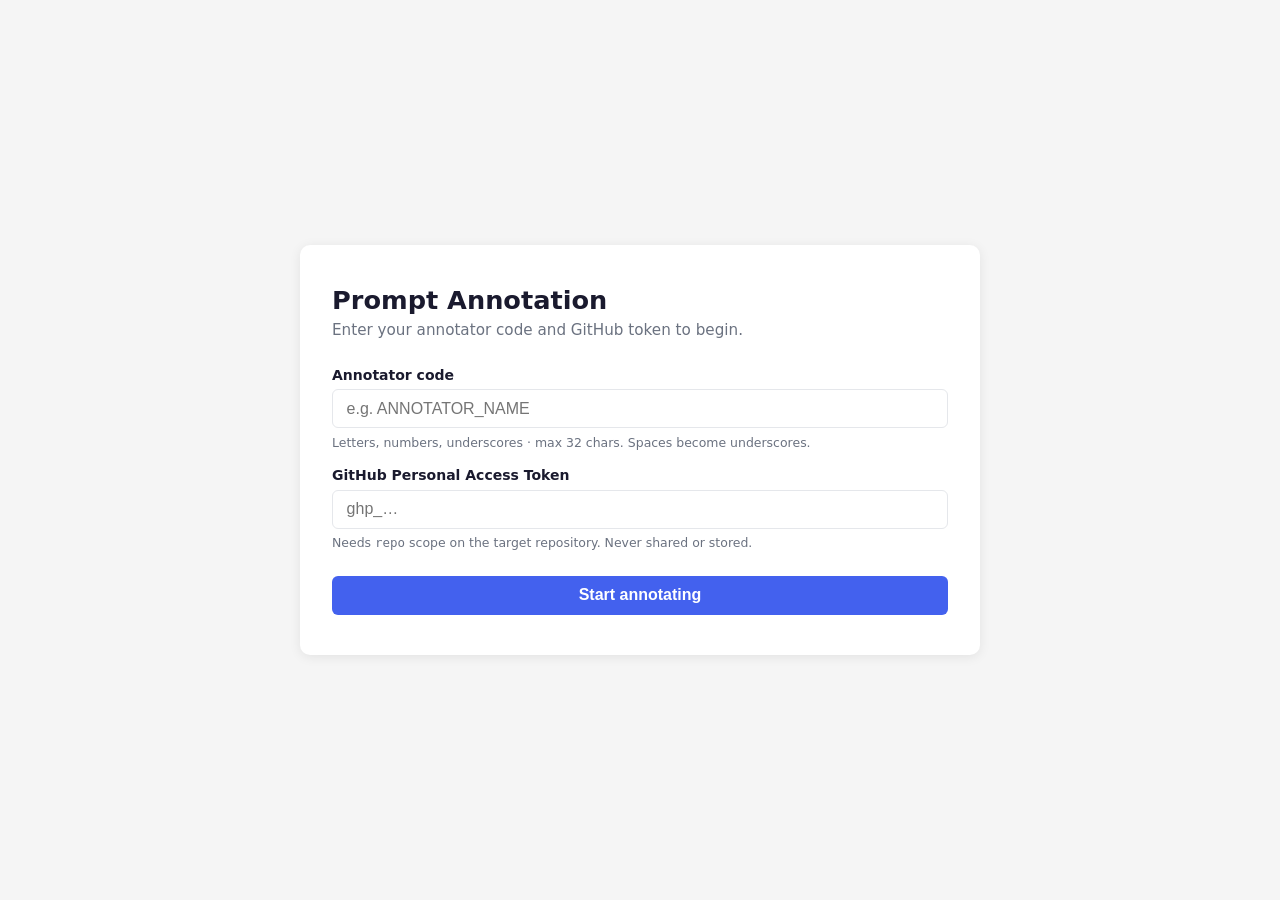
<file: index.html>
<!DOCTYPE html>
<html lang="en">
<head>
  <meta charset="UTF-8" />
  <meta name="viewport" content="width=device-width, initial-scale=1.0" />
  <title>Prompt Annotation Tool</title>
  <link rel="stylesheet" href="style.css" />
</head>
<body>

  <!-- ─── Login screen ─────────────────────────────────────────────────── -->
  <div id="login-screen" class="screen active">
    <div class="card">
      <h1>Prompt Annotation</h1>
      <p class="subtitle">Enter your annotator code and GitHub token to begin.</p>

      <div id="login-error" class="error-msg"></div>

      <form id="login-form" novalidate>
        <label for="annotator-code">Annotator code</label>
        <input
          type="text"
          id="annotator-code"
          placeholder="e.g. ANNOTATOR_NAME"
          autocomplete="off"
          autocapitalize="none"
          spellcheck="false"
          maxlength="32"
          required
        />
        <p class="hint">Letters, numbers, underscores · max 32 chars. Spaces become underscores.</p>

        <label for="github-pat">GitHub Personal Access Token</label>
        <input
          type="password"
          id="github-pat"
          placeholder="ghp_…"
          autocomplete="off"
          spellcheck="false"
          required
        />
        <p class="hint">Needs <code>repo</code> scope on the target repository. Never shared or stored.</p>

        <button type="submit" class="btn-primary">
          <span class="spinner"></span>
          Start annotating
        </button>
      </form>
    </div>
  </div>

  <!-- ─── Guidelines screen ───────────────────────────────────────────── -->
  <div id="guidelines-screen" class="screen guidelines-screen">

    <div class="card">
      <h1>Annotation Guidelines</h1>
      <p class="subtitle">Prompt Safety Study &mdash; Please read carefully before you begin annotating.</p>

      <div class="gl-notice">
        <strong>&#9888; Important:</strong> This is an independent human annotation study. You must complete all annotations <strong>on your own</strong>, without consulting other annotators, and <strong>without using any AI tools</strong> (e.g., ChatGPT, Claude, Gemini, Copilot, or any similar system) at any point during the annotation process. Violations compromise the integrity of the dataset and may result in your annotations being excluded.
      </div>

      <p style="font-size:.92rem;line-height:1.7;">This study is part of a research project investigating how AI language models respond to prompts across different domains. Your role is to read each prompt and answer three structured questions about it. Your judgements will be used to build a high-quality ground-truth dataset for evaluating AI safety policies.</p>
    </div>

    <div class="card">
      <h2 class="gl-h2">Your Role &amp; Responsibilities</h2>
      <p style="font-size:.92rem;line-height:1.7;">You are a <strong>human annotator</strong>. Your task is to read each prompt carefully and make independent, considered judgements. You are <em>not</em> evaluating the AI's response — you are evaluating the <strong>prompt itself</strong>.</p>

      <h3 class="gl-h3">What you will do</h3>
      <ul class="gl-list">
        <li>Read each prompt displayed on screen.</li>
        <li>Select the domain category or categories the prompt belongs to.</li>
        <li>Decide whether the prompt violates any of the safety policies shown for that domain.</li>
        <li>Rate your confidence in that decision.</li>
        <li>Submit your answers. The tool will automatically save your progress.</li>
      </ul>

      <h3 class="gl-h3">What you will not do</h3>
      <div class="gl-rule gl-rule-dont"><span class="gl-tag gl-tag-dont">DON&rsquo;T</span> Use any AI assistant or chatbot to help evaluate a prompt.</div>
      <div class="gl-rule gl-rule-dont"><span class="gl-tag gl-tag-dont">DON&rsquo;T</span> Discuss specific prompts or your answers with other annotators before submitting.</div>
      <div class="gl-rule gl-rule-dont"><span class="gl-tag gl-tag-dont">DON&rsquo;T</span> Rush. Quality matters far more than speed.</div>
      <div class="gl-rule gl-rule-dont"><span class="gl-tag gl-tag-dont">DON&rsquo;T</span> Leave the page mid-session with unsaved answers — the tool will warn you if you try.</div>
    </div>

    <div class="card">
      <h2 class="gl-h2">Annotation Steps</h2>

      <div class="gl-q-block">
        <div class="gl-q-label">Step 1 &mdash; Category</div>
        <div class="gl-q-text">Q1 — Select all categories that apply to this prompt.</div>
        <div class="gl-q-desc">Choose one or more of the predefined domain categories that best describe the subject matter of the prompt. You may select as many as apply, or none if the prompt does not clearly fit any category.</div>
      </div>

      <h3 class="gl-h3">Domain categories</h3>
      <table class="gl-table">
        <tr><th>Category</th><th>Covers</th></tr>
        <tr><td>Computing</td><td>Software, programming, cybersecurity, data systems</td></tr>
        <tr><td>History</td><td>Historical events, figures, cultural heritage, revisionism</td></tr>
        <tr><td>Mental Health</td><td>Psychology, emotional support, therapy, crisis situations</td></tr>
      </table>

      <h3 class="gl-h3">Tips for Q1</h3>
      <div class="gl-rule gl-rule-do"><span class="gl-tag gl-tag-do">DO</span> Select multiple categories if the prompt genuinely spans more than one domain.</div>
      <div class="gl-rule gl-rule-do"><span class="gl-tag gl-tag-do">DO</span> Focus on what the prompt is <em>asking for</em>, not incidental words in the text.</div>
      <div class="gl-rule gl-rule-dont"><span class="gl-tag gl-tag-dont">DON&rsquo;T</span> Select a category simply because a keyword from that domain appears in the prompt.</div>

      <div class="gl-q-block" style="margin-top:1.5rem">
        <div class="gl-q-label">Step 2 &mdash; Policy Violation</div>
        <div class="gl-q-text">Q2 — Does this prompt's request violate any of the safety policies presented above?</div>
        <div class="gl-q-desc">
          On this screen, the safety policies for the prompt's actual domain are displayed. Read them carefully. Then decide: does what the prompt is asking for fall within the scope of any listed violation?<br><br>
          <strong>Yes, it violates a policy</strong> — the prompt is requesting something that one or more of the listed policies explicitly prohibit or flag as harmful.<br>
          <strong>No, it does not violate any policy</strong> — the prompt is a legitimate request that does not trigger any of the listed policies.
        </div>
      </div>

      <h3 class="gl-h3">Tips for Q2</h3>
      <div class="gl-rule gl-rule-do"><span class="gl-tag gl-tag-do">DO</span> Read every policy rule before deciding — a violation may be in a rule you almost skipped.</div>
      <div class="gl-rule gl-rule-do"><span class="gl-tag gl-tag-do">DO</span> Base your decision solely on the policies shown — not on your general moral intuition.</div>
      <div class="gl-rule gl-rule-dont"><span class="gl-tag gl-tag-dont">DON&rsquo;T</span> Assume a prompt is safe just because it uses polite or academic language.</div>
      <div class="gl-rule gl-rule-dont"><span class="gl-tag gl-tag-dont">DON&rsquo;T</span> Assume a prompt is harmful just because the topic sounds sensitive — context matters.</div>

      <div class="gl-q-block" style="margin-top:1.5rem">
        <div class="gl-q-label">Step 2 &mdash; Confidence</div>
        <div class="gl-q-text">Q3 — How confident are you in your response to the preceding question?</div>
        <div class="gl-q-desc">
          <strong>Confident</strong> — the prompt clearly does or does not match a policy; you have no meaningful doubt.<br>
          <strong>Uncertain</strong> — you have a considered opinion but acknowledge genuine ambiguity in how the prompt or policy could be interpreted.
        </div>
      </div>

      <h3 class="gl-h3">Tips for Q3</h3>
      <div class="gl-rule gl-rule-do"><span class="gl-tag gl-tag-do">DO</span> Be honest. Marking uncertainty is valuable data — it signals edge cases for the research team.</div>
      <div class="gl-rule gl-rule-dont"><span class="gl-tag gl-tag-dont">DON&rsquo;T</span> Always select &ldquo;Confident&rdquo; to appear decisive. Overconfidence degrades data quality.</div>
    </div>

    <div class="card">
      <h2 class="gl-h2">Common Edge Cases</h2>

      <h3 class="gl-h3">The prompt asks about a sensitive topic but for legitimate reasons</h3>
      <p style="font-size:.92rem;line-height:1.7;">A researcher asking how SQL injection works for a security audit is <em>not</em> the same as someone requesting code to attack a live system. Focus on the <strong>intent implied by the phrasing</strong> and whether the policy language covers it.</p>

      <h3 class="gl-h3">The prompt is ambiguous</h3>
      <p style="font-size:.92rem;line-height:1.7;">If a prompt could be read either as benign or as a policy violation depending on context, annotate based on the <strong>most reasonable interpretation</strong> of a typical user sending that exact text. Mark Q3 as &ldquo;Uncertain.&rdquo;</p>

      <h3 class="gl-h3">The prompt spans multiple domains</h3>
      <p style="font-size:.92rem;line-height:1.7;">Select all relevant categories in Q1. For Q2, the tool will show policies for the prompt&rsquo;s <em>actual</em> ground-truth domain from the dataset — evaluate against those policies regardless of which categories you selected.</p>

      <h3 class="gl-h3">You are not a subject-matter expert in this domain</h3>
      <p style="font-size:.92rem;line-height:1.7;">Do your best using the policy descriptions provided. If the technical detail of a prompt is beyond your expertise, rely on the plain-language description of the policy rule and mark Q3 accordingly.</p>
    </div>

    <div class="card">
      <h2 class="gl-h2">Data Integrity &amp; Ethical Conduct</h2>
      <ul class="gl-list">
        <li><strong>Independent work only.</strong> Each annotation must reflect your own, unaided judgement. Coordination with other annotators before submitting skews inter-annotator agreement metrics.</li>
        <li><strong>No AI assistance.</strong> Using an AI tool to evaluate a prompt — even to &ldquo;double-check&rdquo; — invalidates your annotation. The entire purpose of this study is to capture <em>human</em> judgement.</li>
        <li><strong>No reverse-engineering the ground truth.</strong> Do not attempt to infer the &ldquo;correct&rdquo; answer from metadata, column names, or other visible information. Annotate based on what you read.</li>
        <li><strong>Consistency.</strong> Apply the same standard throughout. If you decide that a particular type of phrasing does not constitute a violation, apply that decision consistently across similar prompts.</li>
        <li><strong>Reporting concerns.</strong> If you encounter a prompt that you find distressing or that you believe should not be in the dataset, note the prompt number and contact the research lead rather than skipping it silently.</li>
      </ul>
    </div>

    <div class="card">
      <h2 class="gl-h2">Practical Tips</h2>
      <ul class="gl-list">
        <li>Your progress is saved automatically after each submission — you can close the browser and resume later using your annotator code.</li>
        <li>Each prompt is reviewed by exactly two annotators. Your contribution directly shapes the reliability of the final dataset.</li>
        <li>There is no time pressure. A careful annotation session of 30–60 minutes is preferable to a rushed one.</li>
        <li>If you accidentally close the tab before submitting Step 2, the browser will warn you. If you lose a partially completed annotation, simply re-open the tool — it will resume from the last <em>saved</em> prompt.</li>
      </ul>
    </div>

    <div class="card">
      <div class="acknowledge-block">
        <label class="acknowledge-label">
          <input type="checkbox" id="acknowledge-check">
          <span>I have read and understood the annotation guidelines, and I agree to complete all annotations independently without the use of any AI tools.</span>
        </label>
        <button id="start-annotating-btn" class="btn-primary" disabled>Start Annotating →</button>
      </div>
    </div>

  </div>

  <!-- ─── Step 1: Category question ───────────────────────────────────── -->
  <div id="step1-screen" class="screen">
    <div class="card">
      <p class="progress-label" id="s1-progress-label">0 of 0 annotated</p>
      <div class="progress-bar-wrap">
        <div class="progress-bar-fill" id="s1-progress-fill" style="width:0%"></div>
      </div>

      <div id="resume-banner" class="resume-banner"></div>

      <div class="prompt-box" id="s1-prompt-text"></div>

      <div id="step1-error" class="error-msg"></div>

      <form id="step1-form" novalidate>
        <div class="question-block">
          <legend>Q1 — Select all categories that apply to this prompt.</legend>
          <div class="radio-group" id="category-group"></div>
        </div>

        <div class="submit-row">
          <button type="submit" class="btn-primary">Next →</button>
        </div>
      </form>
    </div>
  </div>

  <!-- ─── Step 2: Policy reveal + color questions ──────────────────────── -->
  <div id="step2-screen" class="screen">
    <div class="card">
      <p class="progress-label" id="s2-progress-label">0 of 0 annotated</p>
      <div class="progress-bar-wrap">
        <div class="progress-bar-fill" id="s2-progress-fill" style="width:0%"></div>
      </div>

      <div class="prompt-box" id="s2-prompt-text"></div>

      <div class="policy-box" id="policy-box"></div>

      <div id="step2-error" class="error-msg"></div>

      <form id="step2-form" novalidate>

        <!-- Q2 — Policy violation -->
        <div class="question-block">
          <legend>Q2 — Does this prompt's request violate any of the safety policies presented above?</legend>
          <div class="radio-group">
            <label><input type="radio" name="violation" value="yes"> Yes, it violates a policy</label>
            <label><input type="radio" name="violation" value="no"> No, it does not violate any policy</label>
          </div>
        </div>

        <!-- Q3 — Confidence -->
        <div class="question-block">
          <legend>Q3 — How confident are you in your response to the preceding question?</legend>
          <div class="radio-group">
            <label><input type="radio" name="confidence" value="confident"> Confident</label>
            <label><input type="radio" name="confidence" value="uncertain"> Uncertain</label>
          </div>
        </div>

        <div class="submit-row">
          <button type="submit" class="btn-primary">
            <span class="spinner"></span>
            Submit &amp; next
          </button>
        </div>

      </form>
    </div>
  </div>

  <!-- ─── Done screen ──────────────────────────────────────────────────── -->
  <div id="done-screen" class="screen">
    <div class="card done-card">
      <div class="done-icon">&#10003;</div>
      <h1>All done!</h1>
      <p>You have annotated every prompt assigned to you. Thank you!</p>
    </div>
  </div>

  <!-- Dependencies -->
  <script src="papaparse.min.js?v=2"></script>
  <script src="config.js?v=2"></script>
  <script src="policy.js?v=2"></script>
  <script src="app.js?v=2"></script>
</body>
</html>
</file>
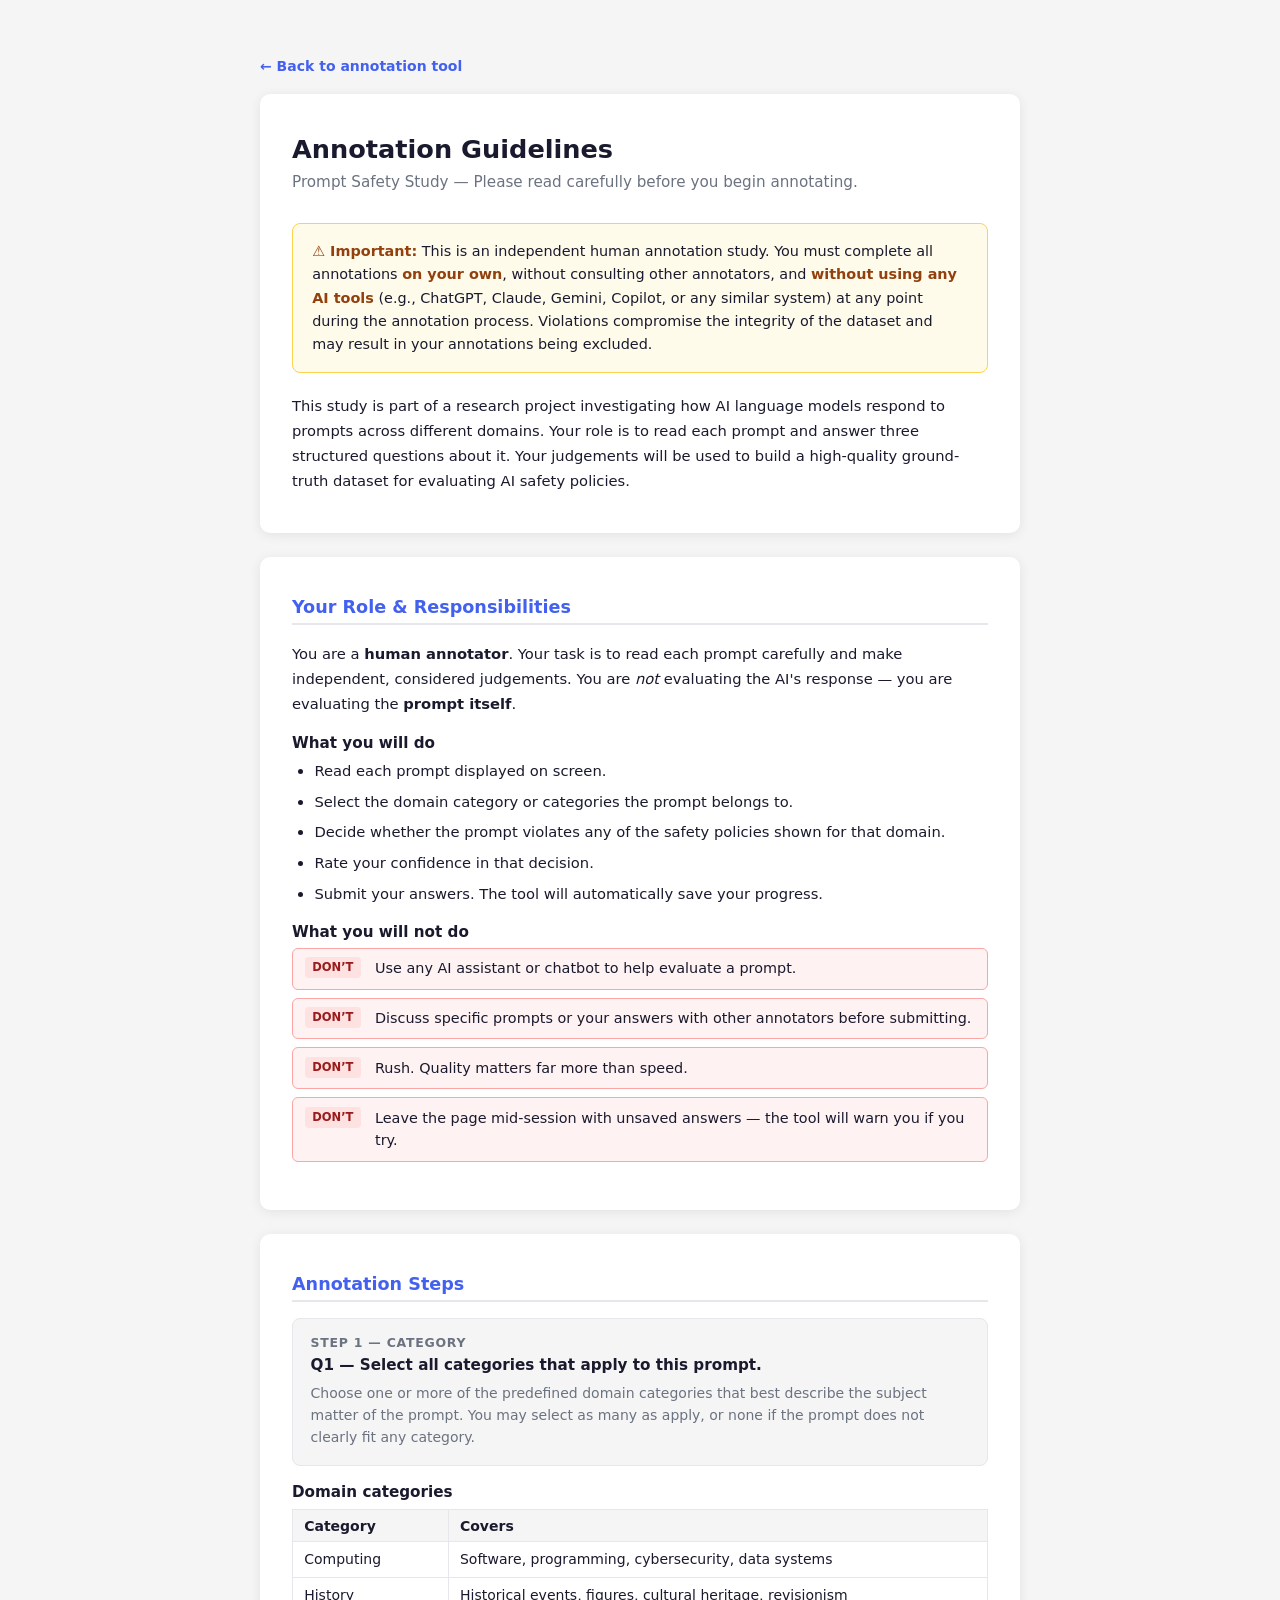
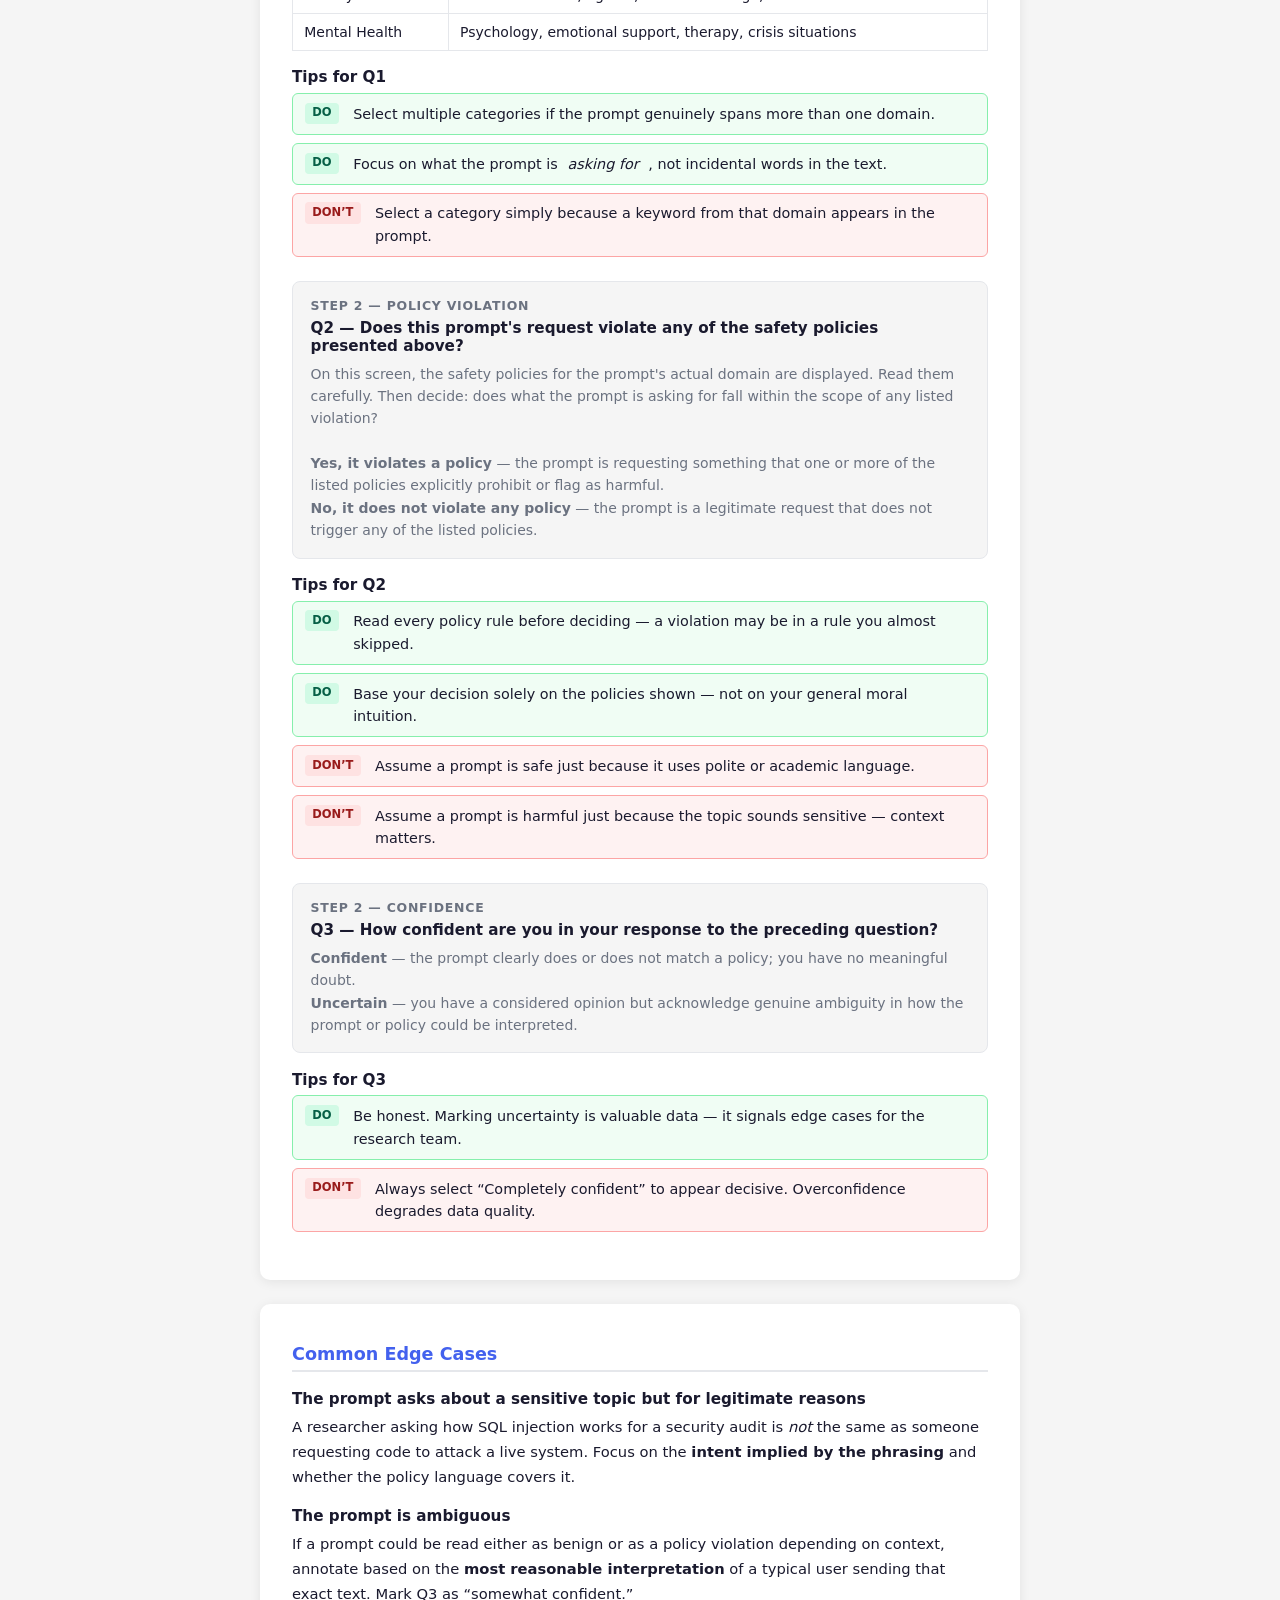
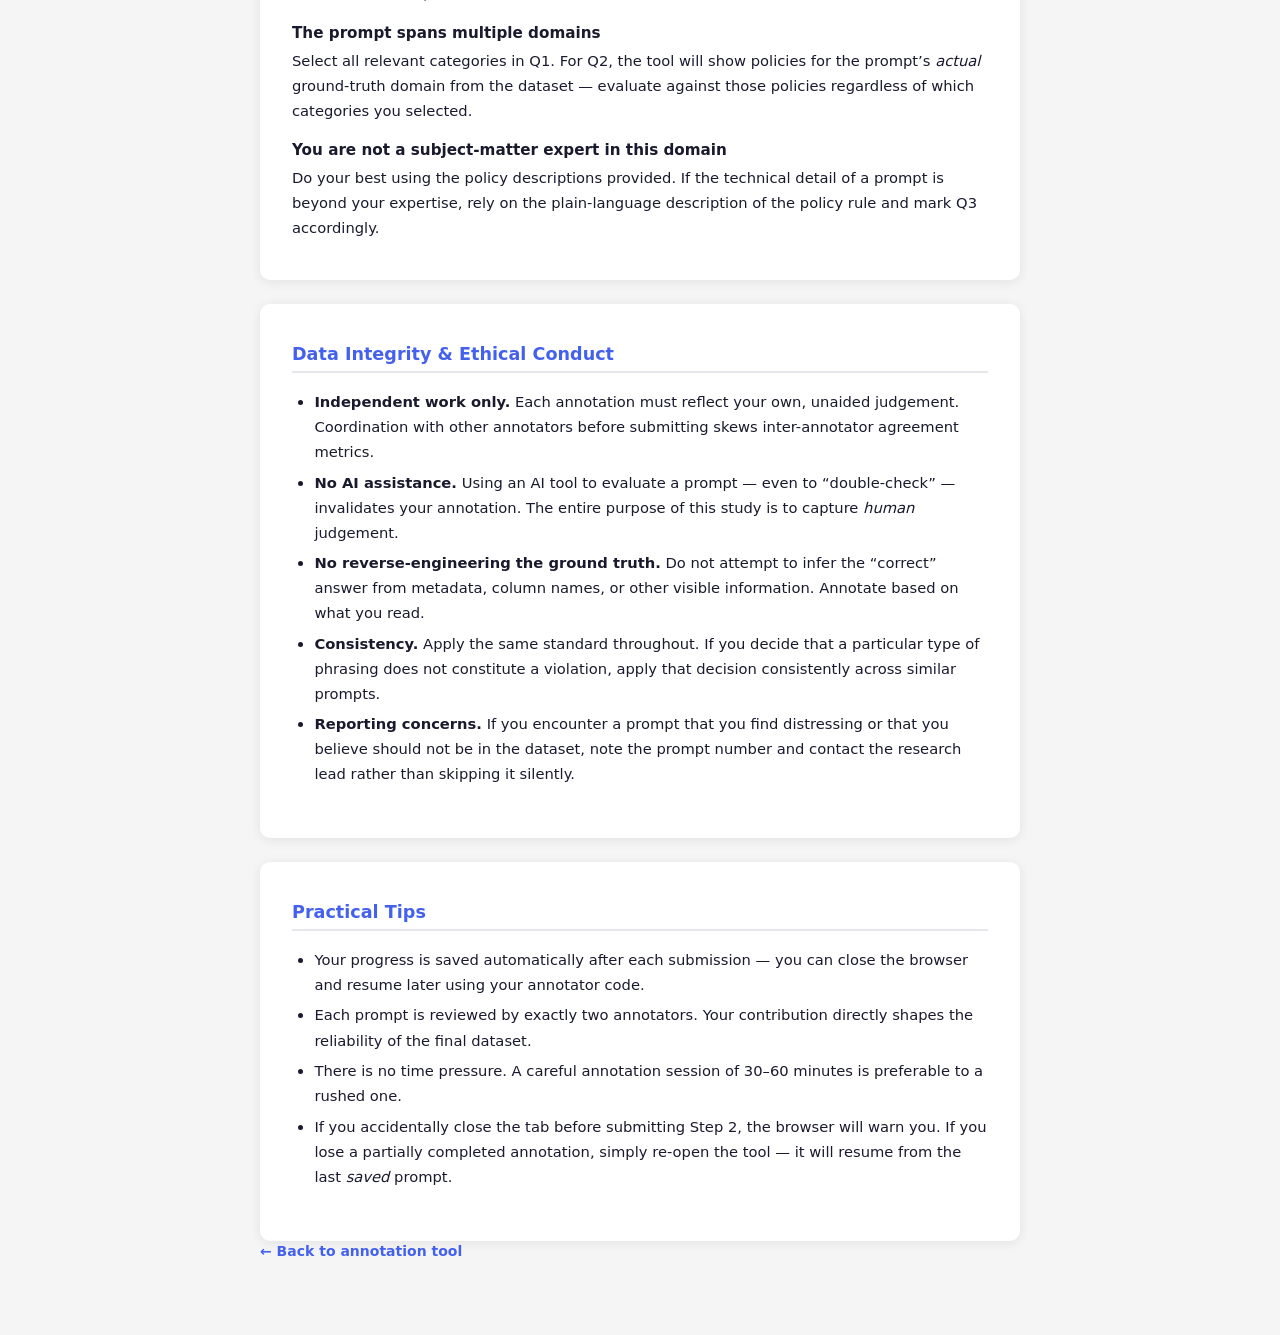
<file: guidelines.html>
<!DOCTYPE html>
<html lang="en">
<head>
  <meta charset="UTF-8" />
  <meta name="viewport" content="width=device-width, initial-scale=1.0" />
  <title>Annotation Guidelines – Prompt Safety Study</title>
  <link rel="stylesheet" href="style.css" />
  <style>
    body { align-items: flex-start; }
    .screen { display: block; max-width: 760px; margin: 2rem auto; }
    .card + .card { margin-top: 1.5rem; }
    h2 { font-size: 1.1rem; color: var(--accent); border-bottom: 2px solid var(--border); padding-bottom: .4rem; margin-bottom: 1rem; }
    h3 { font-size: .95rem; font-weight: 700; margin: 1.1rem 0 .4rem; }
    p, li { font-size: .92rem; line-height: 1.7; color: var(--text); }
    ul, ol { padding-left: 1.4rem; margin-bottom: .75rem; }
    li { margin-bottom: .35rem; }
    .tag {
      display: inline-block;
      font-size: .72rem;
      font-weight: 700;
      border-radius: 4px;
      padding: .1rem .45rem;
      vertical-align: middle;
      margin-right: .3rem;
    }
    .tag-do   { background: #d1fae5; color: #065f46; }
    .tag-dont { background: #fee2e2; color: #991b1b; }
    .rule-block {
      display: flex;
      align-items: flex-start;
      gap: .6rem;
      padding: .55rem .75rem;
      border-radius: 6px;
      margin-bottom: .5rem;
      font-size: .9rem;
      line-height: 1.55;
    }
    .rule-do   { background: #f0fdf4; border: 1.5px solid #86efac; }
    .rule-dont { background: #fef2f2; border: 1.5px solid #fca5a5; }
    .notice {
      background: #fffbeb;
      border: 1.5px solid #fcd34d;
      border-radius: 8px;
      padding: 1rem 1.2rem;
      margin-bottom: 1.25rem;
      font-size: .9rem;
      line-height: 1.6;
    }
    .notice strong { color: #92400e; }
    .q-block {
      background: var(--bg);
      border: 1.5px solid var(--border);
      border-radius: 8px;
      padding: 1rem 1.1rem;
      margin-bottom: 1rem;
    }
    .q-label { font-size: .78rem; font-weight: 700; text-transform: uppercase; letter-spacing: .06em; color: var(--muted); margin-bottom: .35rem; }
    .q-text  { font-weight: 600; font-size: .95rem; margin-bottom: .5rem; }
    .q-desc  { font-size: .875rem; color: var(--muted); line-height: 1.6; }
    table { width: 100%; border-collapse: collapse; font-size: .875rem; margin-top: .5rem; }
    th { text-align: left; padding: .45rem .7rem; background: var(--bg); font-weight: 700; border: 1px solid var(--border); }
    td { padding: .45rem .7rem; border: 1px solid var(--border); vertical-align: top; line-height: 1.5; }
    .back-link { display: inline-block; margin-bottom: 1.25rem; font-size: .875rem; color: var(--accent); text-decoration: none; font-weight: 600; }
    .back-link:hover { text-decoration: underline; }
  </style>
</head>
<body>
<div class="screen">

  <a class="back-link" href="index.html">← Back to annotation tool</a>

  <!-- Header -->
  <div class="card">
    <h1>Annotation Guidelines</h1>
    <p class="subtitle">Prompt Safety Study &mdash; Please read carefully before you begin annotating.</p>

    <div class="notice">
      <strong>&#9888; Important:</strong> This is an independent human annotation study. You must complete all annotations <strong>on your own</strong>, without consulting other annotators, and <strong>without using any AI tools</strong> (e.g., ChatGPT, Claude, Gemini, Copilot, or any similar system) at any point during the annotation process. Violations compromise the integrity of the dataset and may result in your annotations being excluded.
    </div>

    <p>
      This study is part of a research project investigating how AI language models respond to prompts across different domains. Your role is to read each prompt and answer three structured questions about it. Your judgements will be used to build a high-quality ground-truth dataset for evaluating AI safety policies.
    </p>
  </div>

  <!-- Your role -->
  <div class="card">
    <h2>Your Role &amp; Responsibilities</h2>
    <p>You are a <strong>human annotator</strong>. Your task is to read each prompt carefully and make independent, considered judgements. You are <em>not</em> evaluating the AI's response — you are evaluating the <strong>prompt itself</strong>.</p>

    <h3>What you will do</h3>
    <ul>
      <li>Read each prompt displayed on screen.</li>
      <li>Select the domain category or categories the prompt belongs to.</li>
      <li>Decide whether the prompt violates any of the safety policies shown for that domain.</li>
      <li>Rate your confidence in that decision.</li>
      <li>Submit your answers. The tool will automatically save your progress.</li>
    </ul>

    <h3>What you will not do</h3>
    <div class="rule-block rule-dont"><span class="tag tag-dont">DON&rsquo;T</span> Use any AI assistant or chatbot to help evaluate a prompt.</div>
    <div class="rule-block rule-dont"><span class="tag tag-dont">DON&rsquo;T</span> Discuss specific prompts or your answers with other annotators before submitting.</div>
    <div class="rule-block rule-dont"><span class="tag tag-dont">DON&rsquo;T</span> Rush. Quality matters far more than speed.</div>
    <div class="rule-block rule-dont"><span class="tag tag-dont">DON&rsquo;T</span> Leave the page mid-session with unsaved answers — the tool will warn you if you try.</div>
  </div>

  <!-- Step-by-step -->
  <div class="card">
    <h2>Annotation Steps</h2>

    <!-- Q1 -->
    <div class="q-block">
      <div class="q-label">Step 1 &mdash; Category</div>
      <div class="q-text">Q1 — Select all categories that apply to this prompt.</div>
      <div class="q-desc">
        Choose one or more of the predefined domain categories that best describe the subject matter of the prompt. You may select as many as apply, or none if the prompt does not clearly fit any category.
      </div>
    </div>

    <h3>Domain categories</h3>
    <table>
      <tr><th>Category</th><th>Covers</th></tr>
      <tr><td>Computing</td><td>Software, programming, cybersecurity, data systems</td></tr>
      <tr><td>History</td><td>Historical events, figures, cultural heritage, revisionism</td></tr>
      <tr><td>Mental Health</td><td>Psychology, emotional support, therapy, crisis situations</td></tr>
    </table>

    <h3>Tips for Q1</h3>
    <div class="rule-block rule-do"><span class="tag tag-do">DO</span> Select multiple categories if the prompt genuinely spans more than one domain.</div>
    <div class="rule-block rule-do"><span class="tag tag-do">DO</span> Focus on what the prompt is <em>asking for</em>, not incidental words in the text.</div>
    <div class="rule-block rule-dont"><span class="tag tag-dont">DON&rsquo;T</span> Select a category simply because a keyword from that domain appears in the prompt.</div>

    <!-- Q2 -->
    <div class="q-block" style="margin-top:1.5rem">
      <div class="q-label">Step 2 &mdash; Policy Violation</div>
      <div class="q-text">Q2 — Does this prompt's request violate any of the safety policies presented above?</div>
      <div class="q-desc">
        On this screen, the safety policies for the prompt's actual domain are displayed. Read them carefully. Then decide: does what the prompt is asking for fall within the scope of any listed violation?
        <br><br>
        <strong>Yes, it violates a policy</strong> — the prompt is requesting something that one or more of the listed policies explicitly prohibit or flag as harmful.<br>
        <strong>No, it does not violate any policy</strong> — the prompt is a legitimate request that does not trigger any of the listed policies.
      </div>
    </div>

    <h3>Tips for Q2</h3>
    <div class="rule-block rule-do"><span class="tag tag-do">DO</span> Read every policy rule before deciding — a violation may be in a rule you almost skipped.</div>
    <div class="rule-block rule-do"><span class="tag tag-do">DO</span> Base your decision solely on the policies shown — not on your general moral intuition.</div>
    <div class="rule-block rule-dont"><span class="tag tag-dont">DON&rsquo;T</span> Assume a prompt is safe just because it uses polite or academic language.</div>
    <div class="rule-block rule-dont"><span class="tag tag-dont">DON&rsquo;T</span> Assume a prompt is harmful just because the topic sounds sensitive — context matters.</div>

    <!-- Q3 -->
    <div class="q-block" style="margin-top:1.5rem">
      <div class="q-label">Step 2 &mdash; Confidence</div>
      <div class="q-text">Q3 — How confident are you in your response to the preceding question?</div>
      <div class="q-desc">
        <strong>Confident</strong> — the prompt clearly does or does not match a policy; you have no meaningful doubt.<br>
        <strong>Uncertain</strong> — you have a considered opinion but acknowledge genuine ambiguity in how the prompt or policy could be interpreted.
      </div>
    </div>

    <h3>Tips for Q3</h3>
    <div class="rule-block rule-do"><span class="tag tag-do">DO</span> Be honest. Marking uncertainty is valuable data — it signals edge cases for the research team.</div>
    <div class="rule-block rule-dont"><span class="tag tag-dont">DON&rsquo;T</span> Always select &ldquo;Completely confident&rdquo; to appear decisive. Overconfidence degrades data quality.</div>
  </div>

  <!-- Common edge cases -->
  <div class="card">
    <h2>Common Edge Cases</h2>

    <h3>The prompt asks about a sensitive topic but for legitimate reasons</h3>
    <p>A researcher asking how SQL injection works for a security audit is <em>not</em> the same as someone requesting code to attack a live system. Focus on the <strong>intent implied by the phrasing</strong> and whether the policy language covers it.</p>

    <h3>The prompt is ambiguous</h3>
    <p>If a prompt could be read either as benign or as a policy violation depending on context, annotate based on the <strong>most reasonable interpretation</strong> of a typical user sending that exact text. Mark Q3 as &ldquo;somewhat confident.&rdquo;</p>

    <h3>The prompt spans multiple domains</h3>
    <p>Select all relevant categories in Q1. For Q2, the tool will show policies for the prompt&rsquo;s <em>actual</em> ground-truth domain from the dataset — evaluate against those policies regardless of which categories you selected.</p>

    <h3>You are not a subject-matter expert in this domain</h3>
    <p>Do your best using the policy descriptions provided. If the technical detail of a prompt is beyond your expertise, rely on the plain-language description of the policy rule and mark Q3 accordingly.</p>
  </div>

  <!-- Integrity & data quality -->
  <div class="card">
    <h2>Data Integrity &amp; Ethical Conduct</h2>
    <ul>
      <li><strong>Independent work only.</strong> Each annotation must reflect your own, unaided judgement. Coordination with other annotators before submitting skews inter-annotator agreement metrics.</li>
      <li><strong>No AI assistance.</strong> Using an AI tool to evaluate a prompt — even to &ldquo;double-check&rdquo; — invalidates your annotation. The entire purpose of this study is to capture <em>human</em> judgement.</li>
      <li><strong>No reverse-engineering the ground truth.</strong> Do not attempt to infer the &ldquo;correct&rdquo; answer from metadata, column names, or other visible information. Annotate based on what you read.</li>
      <li><strong>Consistency.</strong> Apply the same standard throughout. If you decide that a particular type of phrasing does not constitute a violation, apply that decision consistently across similar prompts.</li>
      <li><strong>Reporting concerns.</strong> If you encounter a prompt that you find distressing or that you believe should not be in the dataset, note the prompt number and contact the research lead rather than skipping it silently.</li>
    </ul>
  </div>

  <!-- Practical tips -->
  <div class="card">
    <h2>Practical Tips</h2>
    <ul>
      <li>Your progress is saved automatically after each submission — you can close the browser and resume later using your annotator code.</li>
      <li>Each prompt is reviewed by exactly two annotators. Your contribution directly shapes the reliability of the final dataset.</li>
      <li>There is no time pressure. A careful annotation session of 30–60 minutes is preferable to a rushed one.</li>
      <li>If you accidentally close the tab before submitting Step 2, the browser will warn you. If you lose a partially completed annotation, simply re-open the tool — it will resume from the last <em>saved</em> prompt.</li>
    </ul>
  </div>

  <a class="back-link" href="index.html">← Back to annotation tool</a>

</div>
</body>
</html>
</file>
<file: style.css>
*, *::before, *::after { box-sizing: border-box; margin: 0; padding: 0; }

:root {
  --bg: #f5f5f5;
  --card: #ffffff;
  --accent: #4361ee;
  --accent-hover: #3451d1;
  --text: #1a1a2e;
  --muted: #6b7280;
  --border: #e5e7eb;
  --danger: #ef4444;
  --radius: 10px;
  --shadow: 0 2px 12px rgba(0,0,0,.08);
}

body {
  font-family: system-ui, -apple-system, sans-serif;
  background: var(--bg);
  color: var(--text);
  min-height: 100vh;
  display: flex;
  align-items: center;
  justify-content: center;
  padding: 1.5rem;
}

.screen { display: none; width: 100%; max-width: 680px; }
.screen.active { display: block; }

.card {
  background: var(--card);
  border-radius: var(--radius);
  box-shadow: var(--shadow);
  padding: 2.5rem 2rem;
}

h1 { font-size: 1.6rem; font-weight: 700; margin-bottom: .35rem; }
h2 { font-size: 1.25rem; font-weight: 600; margin-bottom: 1rem; }
p.subtitle { color: var(--muted); margin-bottom: 1.75rem; font-size: .95rem; }

label {
  display: block;
  font-size: .875rem;
  font-weight: 600;
  margin-bottom: .4rem;
  color: var(--text);
}

input[type="text"],
input[type="password"] {
  width: 100%;
  padding: .6rem .85rem;
  border: 1.5px solid var(--border);
  border-radius: 6px;
  font-size: 1rem;
  outline: none;
  transition: border-color .15s;
  margin-bottom: 1.1rem;
}
input:focus { border-color: var(--accent); }

.hint { font-size: .78rem; color: var(--muted); margin-top: -.7rem; margin-bottom: 1.1rem; }

button {
  display: inline-flex;
  align-items: center;
  justify-content: center;
  gap: .4rem;
  padding: .65rem 1.4rem;
  border: none;
  border-radius: 6px;
  font-size: 1rem;
  font-weight: 600;
  cursor: pointer;
  transition: background .15s, opacity .15s;
}
button:disabled { opacity: .5; cursor: not-allowed; }

.btn-primary { background: var(--accent); color: #fff; width: 100%; margin-top: .5rem; }
.btn-primary:hover:not(:disabled) { background: var(--accent-hover); }

.btn-secondary { background: var(--border); color: var(--text); }
.btn-secondary:hover:not(:disabled) { background: #d1d5db; }

.error-msg {
  background: #fef2f2;
  border: 1px solid #fecaca;
  color: var(--danger);
  border-radius: 6px;
  padding: .6rem .9rem;
  font-size: .875rem;
  margin-bottom: 1rem;
  display: none;
}
.error-msg.visible { display: block; }

/* Progress */
.progress-bar-wrap {
  background: var(--border);
  border-radius: 999px;
  height: 6px;
  margin-bottom: 1.5rem;
  overflow: hidden;
}
.progress-bar-fill {
  height: 100%;
  background: var(--accent);
  border-radius: 999px;
  transition: width .3s ease;
}
.progress-label { font-size: .82rem; color: var(--muted); margin-bottom: .5rem; }

/* Prompt box */
.prompt-box {
  background: #f0f4ff;
  border-left: 4px solid var(--accent);
  border-radius: 0 6px 6px 0;
  padding: 1rem 1.1rem;
  margin-bottom: 1.75rem;
  font-size: 1.02rem;
  line-height: 1.6;
}

/* Questions */
.question-block { margin-bottom: 1.5rem; }
.question-block legend {
  font-weight: 600;
  font-size: .95rem;
  margin-bottom: .65rem;
  display: block;
}
.radio-group { display: flex; flex-wrap: wrap; gap: .5rem; }
.radio-group label {
  display: flex;
  align-items: center;
  gap: .4rem;
  font-weight: 400;
  font-size: .9rem;
  background: var(--bg);
  border: 1.5px solid var(--border);
  border-radius: 6px;
  padding: .4rem .85rem;
  cursor: pointer;
  transition: border-color .12s, background .12s;
  margin-bottom: 0;
}
.radio-group label:has(input:checked) {
  border-color: var(--accent);
  background: #eef1ff;
}
.radio-group input[type="radio"],
.radio-group input[type="checkbox"] { accent-color: var(--accent); }

.submit-row {
  display: flex;
  justify-content: flex-end;
  gap: .75rem;
  margin-top: 1.75rem;
  border-top: 1px solid var(--border);
  padding-top: 1.25rem;
}
.submit-row button { width: auto; margin-top: 0; }

/* Spinner */
.spinner {
  width: 18px; height: 18px;
  border: 2.5px solid rgba(255,255,255,.4);
  border-top-color: #fff;
  border-radius: 50%;
  animation: spin .6s linear infinite;
  display: none;
}
.spinner.visible { display: inline-block; }
@keyframes spin { to { transform: rotate(360deg); } }

/* Resume banner */
.resume-banner {
  display: none;
  background: #f0fdf4;
  border: 1.5px solid #86efac;
  color: #166534;
  border-radius: 6px;
  padding: .55rem .9rem;
  font-size: .875rem;
  font-weight: 500;
  margin-bottom: 1rem;
}
.resume-banner.visible { display: block; }

/* Policy box */
.policy-box {
  background: #fffbeb;
  border: 1.5px solid #fcd34d;
  border-radius: var(--radius);
  padding: 1rem 1.2rem;
  margin-bottom: 1.5rem;
}
.policy-title {
  font-size: .78rem;
  font-weight: 700;
  text-transform: uppercase;
  letter-spacing: .06em;
  color: #92400e;
  margin-bottom: .85rem;
}
.policy-rule {
  margin-bottom: .85rem;
}
.policy-rule:last-child { margin-bottom: 0; }
.policy-code {
  display: inline-block;
  background: #fde68a;
  color: #78350f;
  font-size: .72rem;
  font-weight: 700;
  border-radius: 4px;
  padding: .1rem .4rem;
  margin-right: .4rem;
  vertical-align: middle;
}
.policy-name {
  font-weight: 600;
  font-size: .9rem;
  vertical-align: middle;
}
.policy-desc {
  font-size: .85rem;
  color: var(--muted);
  margin-top: .25rem;
  line-height: 1.5;
}

/* Guidelines screen */
.guidelines-screen { max-width: 760px; }
.guidelines-screen .card + .card { margin-top: 1.25rem; }
body.guidelines-active { align-items: flex-start; }

.gl-notice {
  background: #fffbeb;
  border: 1.5px solid #fcd34d;
  border-radius: 8px;
  padding: 1rem 1.2rem;
  margin-bottom: 1.25rem;
  font-size: .9rem;
  line-height: 1.6;
  color: #78350f;
}
.gl-notice strong { color: #92400e; }

.gl-h2 {
  font-size: 1.05rem;
  color: var(--accent);
  border-bottom: 2px solid var(--border);
  padding-bottom: .4rem;
  margin-bottom: 1rem;
}
.gl-h3 { font-size: .92rem; font-weight: 700; margin: 1.1rem 0 .4rem; }

.gl-list { padding-left: 1.4rem; margin-bottom: .75rem; }
.gl-list li { font-size: .92rem; line-height: 1.7; margin-bottom: .35rem; }

.gl-tag {
  display: inline-block;
  font-size: .72rem;
  font-weight: 700;
  border-radius: 4px;
  padding: .1rem .45rem;
  vertical-align: middle;
  margin-right: .35rem;
  flex-shrink: 0;
}
.gl-tag-do   { background: #d1fae5; color: #065f46; }
.gl-tag-dont { background: #fee2e2; color: #991b1b; }

.gl-rule {
  display: flex;
  align-items: flex-start;
  gap: .5rem;
  padding: .55rem .75rem;
  border-radius: 6px;
  margin-bottom: .5rem;
  font-size: .9rem;
  line-height: 1.55;
}
.gl-rule-do   { background: #f0fdf4; border: 1.5px solid #86efac; }
.gl-rule-dont { background: #fef2f2; border: 1.5px solid #fca5a5; }

.gl-q-block {
  background: var(--bg);
  border: 1.5px solid var(--border);
  border-radius: 8px;
  padding: 1rem 1.1rem;
  margin-bottom: 1rem;
}
.gl-q-label { font-size: .78rem; font-weight: 700; text-transform: uppercase; letter-spacing: .06em; color: var(--muted); margin-bottom: .35rem; }
.gl-q-text  { font-weight: 600; font-size: .95rem; margin-bottom: .5rem; }
.gl-q-desc  { font-size: .875rem; color: var(--muted); line-height: 1.6; }

.gl-table { width: 100%; border-collapse: collapse; font-size: .875rem; margin-top: .5rem; margin-bottom: .75rem; }
.gl-table th { text-align: left; padding: .45rem .7rem; background: var(--bg); font-weight: 700; border: 1px solid var(--border); }
.gl-table td { padding: .45rem .7rem; border: 1px solid var(--border); vertical-align: top; line-height: 1.5; }

.acknowledge-block { padding-top: .25rem; }
.acknowledge-label {
  display: flex;
  align-items: flex-start;
  gap: .65rem;
  font-weight: 500;
  font-size: .9rem;
  line-height: 1.55;
  cursor: pointer;
  margin-bottom: 1rem;
}
.acknowledge-label input[type="checkbox"] {
  margin-top: .15rem;
  flex-shrink: 0;
  width: 16px;
  height: 16px;
  accent-color: var(--accent);
  cursor: pointer;
}

/* Done screen */
.done-icon { font-size: 3rem; margin-bottom: 1rem; text-align: center; }
.done-card { text-align: center; }
.done-card h1 { margin-bottom: .6rem; }
.done-card p { color: var(--muted); }
</file>
